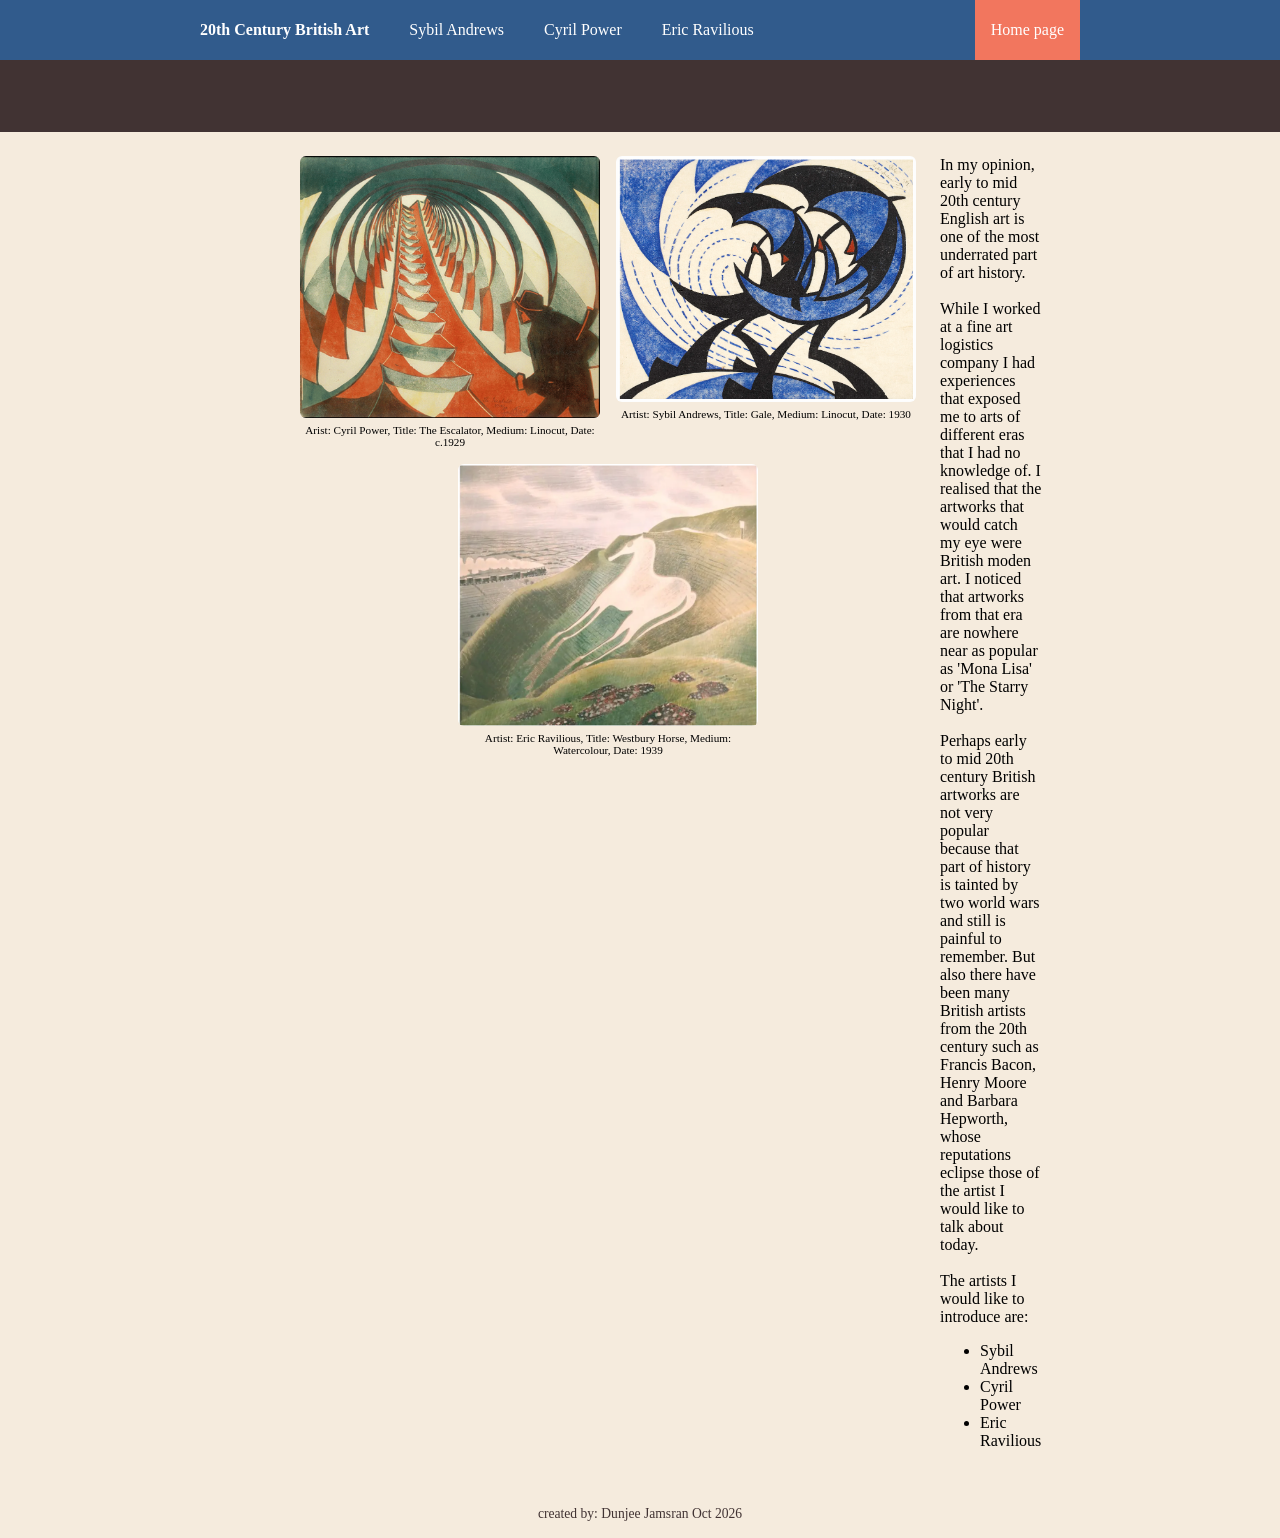
<file: index.html>
<!DOCTYPE html>
<html>
  <head>
    <meta charset="UTF-8">
    <meta name="viewport" content="width=device-width, initial-scale=1">
    <title>British Artists</title>
    <link rel="icon" type="image/x-icon" href="images/favicon.ico">
    <link rel="stylesheet" href="style.css">
  </head>
  <body>
    <header class="site-header">
      <h1>20th Century British Art</h1>
      <nav>
        <a href="SybilAndrews/bioSybilAndrews.html" class="nav-btn">Sybil Andrews</a>
        <a href="CyrilPower/bioCyrilPower.html" class="nav-btn">Cyril Power</a>
        <a href="EricRavilious/bioEricRavilious.html" class="nav-btn">Eric Ravilious</a>
        <a href="index.html" class="nav-btn index">Home page</a>
      </nav>
    </header>
    <div class="artist-links" aria-hidden="true"></div>
    <main class="container">
      <section class="intro">
        <div class="photos">
          <figure>
            <img src="images/escalator.png" alt="the escalator by Cyril Power" width="300px" height="262px">
            <figcaption>Arist: Cyril Power, Title: The Escalator, Medium: Linocut, Date: c.1929 </figcaption>
          </figure>
          <figure>
            <img src="images/gale.png" alt="gale by Sybil Andrews" width="300px" height="246px">
            <figcaption>Artist: Sybil Andrews, Title: Gale, Medium: Linocut, Date: 1930</figcaption>
          </figure>
          <figure>
            <img src="images/westburyhorse.png" alt="westbury horse by Eric Ravilious, watercolour" width="300px" height="262px">
            <figcaption>Artist: Eric Ravilious, Title: Westbury Horse, Medium: Watercolour, Date: 1939</figcaption> 
          </figure>
        </div>
        <div class="text">
          <p>In my opinion, early to mid 20th century English art is one of the most underrated part of art history. 
            <br><br>While I worked at a fine art logistics company I had experiences 
            that exposed me to arts of different eras that I had no knowledge of. I realised that the artworks that would catch my eye were British moden art. 
            I noticed that artworks from that era are nowhere near as popular as 'Mona Lisa' or 'The Starry Night'.<br><br>
            Perhaps early to mid 20th century British artworks are not very popular because that part of history 
            is tainted by two world wars and still is painful to remember. 
            But also there have been many British artists from the 20th century such as Francis Bacon, Henry Moore and Barbara Hepworth, whose reputations eclipse those 
            of the artist I would like to talk about today.<br><br>
            The artists I would like to introduce are:</p>
          <ul>
            <li>Sybil Andrews</li>
            <li>Cyril Power</li>
            <li>Eric Ravilious</li>
          </ul>
        </div>
      </section>
    </main>
    <footer class="site-footer">
      <p>created by: Dunjee Jamsran Oct 2026</p> 
    </footer>
  </body>
</html>
</file>
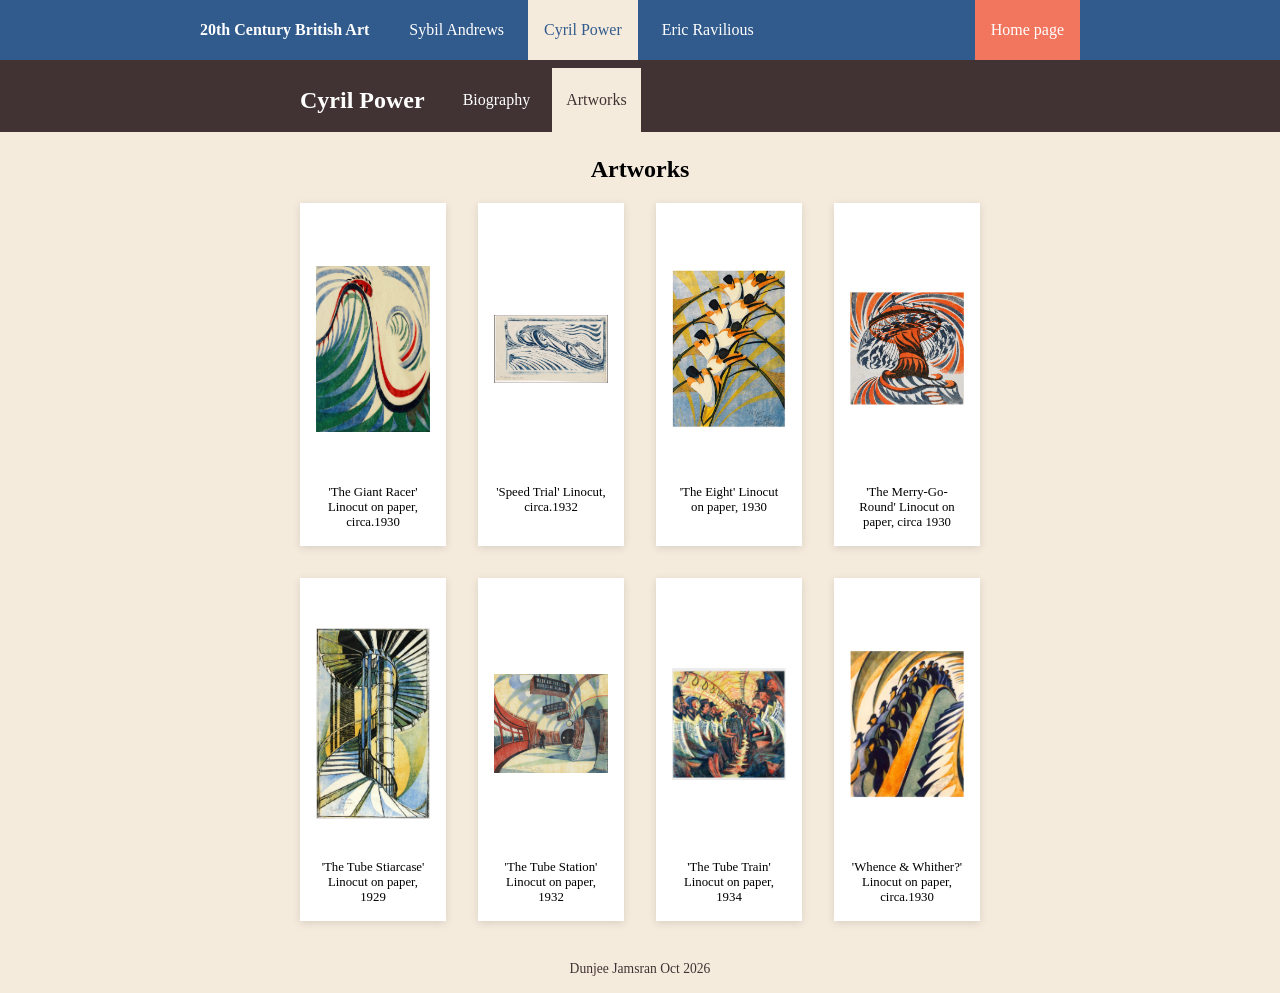
<file: CyrilPower/artworksCyrilPower.html>
<!DOCTYPE html>
<html>
<head>
  <meta charset="UTF-8">
  <meta name="viewport" content="width=device-width, initial-scale=1">
  <title>Cyril Power – Artworks</title>
  <link rel="icon" type="image/x-icon" href="../images/favicon.ico">
  <link rel="stylesheet" href="../style.css">
</head>
  <body>
    <header class="site-header">
      <h1>20th Century British Art</h1>
      <nav>
        <a href="../SybilAndrews/bioSybilAndrews.html" class="nav-btn">Sybil Andrews</a>
        <a href="../CyrilPower/bioCyrilPower.html" class="nav-btn active" aria-current="page">Cyril Power</a>
        <a href="../EricRavilious/bioEricRavilious.html" class="nav-btn">Eric Ravilious</a>
        <a href="../index.html" class="nav-btn index">Home page</a>
      </nav>
    </header>
    <section class="artist-links">
      <h1>Cyril Power</h1>
      <nav>
        <a href="bioCyrilPower.html" class="secondary-btn">Biography</a>
        <a href="artworksCyrilPower.html" class="secondary-btn active" aria-current="page">Artworks</a>
      </nav>
    </section>

  <main class="container">
    <h2 class="page-heading">Artworks</h2>

    <div class="gallery">
      <figure>
        <img src="artworkImages/theGiantRacer.jpg" width="530" height="768" alt="The Giant Racer, linocut by Cyril Power">
        <figcaption>'The Giant Racer' Linocut on paper, circa.1930</figcaption>
      </figure>
      <figure>
        <img src="artworkImages/speedTrial.png" width="464" height="277" alt="Speed Trial, linocut by Cyril Power">
        <figcaption>'Speed Trial' Linocut, circa.1932</figcaption>
      </figure>
      <figure>
        <img src="artworkImages/theEight.png" width="498" height="652" alt="The Eight, linocut by Cyril Power">
        <figcaption>'The Eight' Linocut on paper, 1930</figcaption>
      </figure>
      <figure>
        <img src="artworkImages/theMerry-Go-Round.png" width="412" height="412" alt="The Merry-Go-Round, linocut by Cyril Power">
        <figcaption>'The Merry-Go-Round' Linocut on paper, circa 1930</figcaption>
      </figure>
      <figure>
        <img src="artworkImages/theTubeStaircase.png" width="600" height="1013" alt="The Tube Staircase, linocut by Cyril Power">
        <figcaption>'The Tube Stiarcase' Linocut on paper, 1929</figcaption>
      </figure>
      <figure>
        <img src="artworkImages/theTubeStation.jpg" width="761" height="660" alt="The Tube Station, linocut by Cyril Power">
        <figcaption>'The Tube Station' Linocut on paper, 1932</figcaption>
      </figure>
      <figure>
        <img src="artworkImages/theTubeTrain.png" width="600" height="575" alt="The Tube Train, linocut by Cyril Power">
        <figcaption>'The Tube Train' Linocut on paper, 1934</figcaption>
      </figure>
      <figure>
        <img src="artworkImages/whenceAndWhither.png" width="520" height="672" alt="Whence and Whither?, linocut by Cyril Power">
        <figcaption>'Whence & Whither?' Linocut on paper, circa.1930</figcaption>
      </figure>
    </div>
  </main>

  <footer class="site-footer">
    <p>Dunjee Jamsran Oct 2026</p>
  </footer>
</body>
</html>
</file>
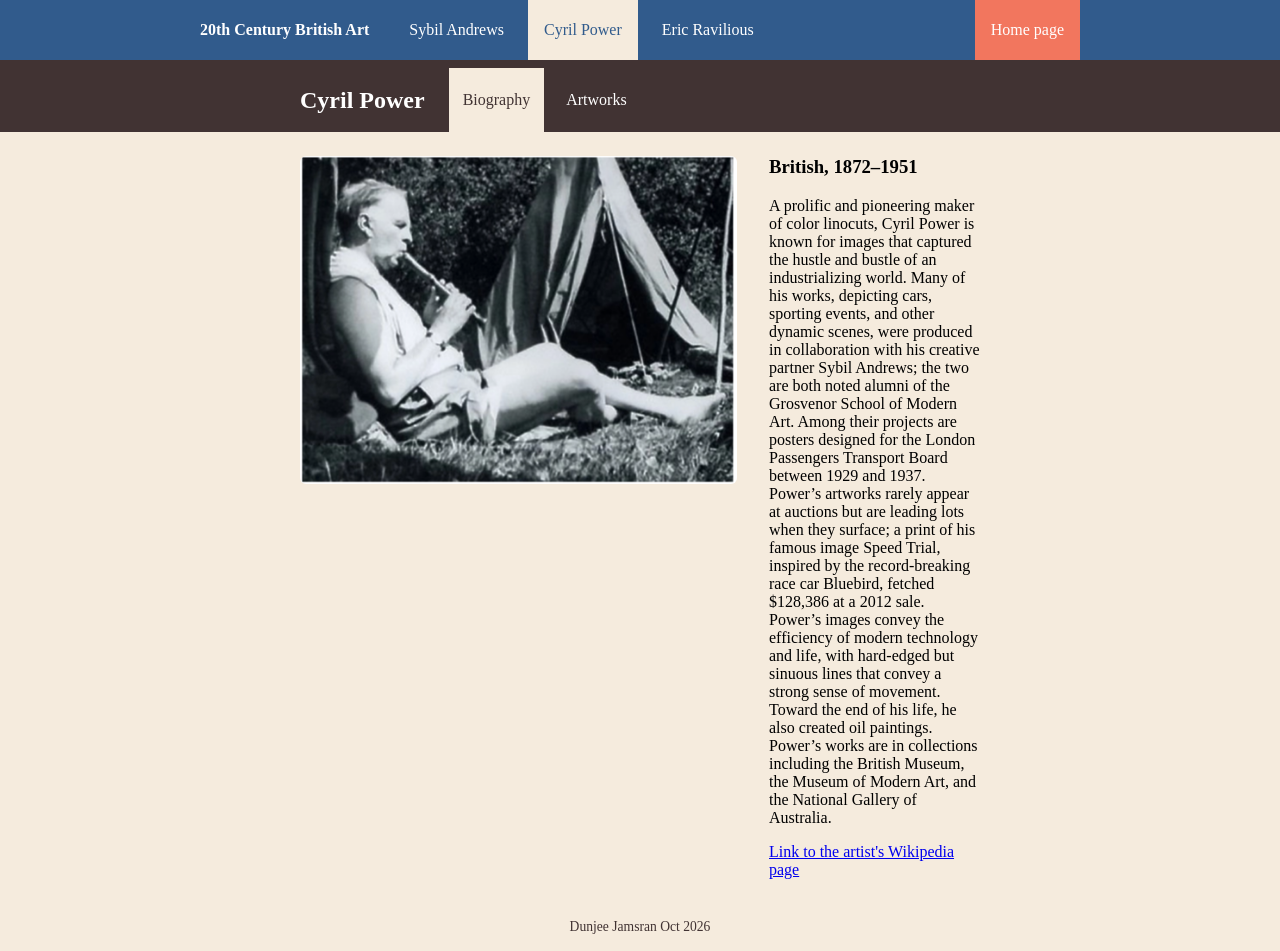
<file: CyrilPower/bioCyrilPower.html>
<!DOCTYPE html>
<html>
  <head>
    <meta charset="UTF-8">
    <meta name="viewport" content="width=device-width, initial-scale=1">
    <title>Cyril Power - Bio</title>
    <link rel="icon" type="image/x-icon" href="../images/favicon.ico">
    <link rel="stylesheet" href="../style.css">
  </head>
  <body>
    <header class="site-header">
        <h1>20th Century British Art</h1>
        <nav>
          <a href="../SybilAndrews/bioSybilAndrews.html" class="nav-btn">Sybil Andrews</a>
          <a href="bioCyrilPower.html" class="nav-btn active" aria-current="page">Cyril Power</a>
          <a href="../EricRavilious/bioEricRavilious.html" class="nav-btn">Eric Ravilious</a>
          <a href="../index.html" class="nav-btn index">Home page</a>
        </nav>
    </header>
    <section class="artist-links">
        <h1>Cyril Power</h1>
        <nav>
          <a href="bioCyrilPower.html" class="secondary-btn active" aria-current="page">Biography</a>
          <a href="artworksCyrilPower.html" class="secondary-btn">Artworks</a>
        </nav>
    </section>
    <main class="container artist-main">
      <figure class="artist-portrait">
        <img src="../images/cyrilPower.png" width="437" height="328" alt="photograph of Cyril Power">
      </figure>
      <article class="artist-bio">
        <h3>British, 1872–1951</h3>
        <p>
          A prolific and pioneering maker of color linocuts, Cyril Power is known for images that captured the hustle and bustle
          of an industrializing world. Many of his works, depicting cars, sporting events, and other dynamic scenes, 
          were produced in collaboration with his creative partner Sybil Andrews; the two are both noted alumni of the Grosvenor School of Modern Art. 
          Among their projects are posters designed for the London Passengers Transport Board between 1929 and 1937. 
          Power’s artworks rarely appear at auctions but are leading lots when they surface; a print of his famous image Speed Trial, 
          inspired by the record-breaking race car Bluebird, fetched $128,386 at a 2012 sale. Power’s images convey the efficiency of modern technology and life, 
          with hard-edged but sinuous lines that convey a strong sense of movement. Toward the end of his life, he also created oil paintings. 
          Power’s works are in collections including the British Museum, the Museum of Modern Art, and the National Gallery of Australia.
        </p>
        <a href="https://en.wikipedia.org/wiki/Cyril_Power" target="_blank">Link to the artist's Wikipedia page</a>
      </article>
    </main>
    <footer class="site-footer">
      <p>Dunjee Jamsran Oct 2026</p>
    </footer>
  </body>
  
</html>
</file>
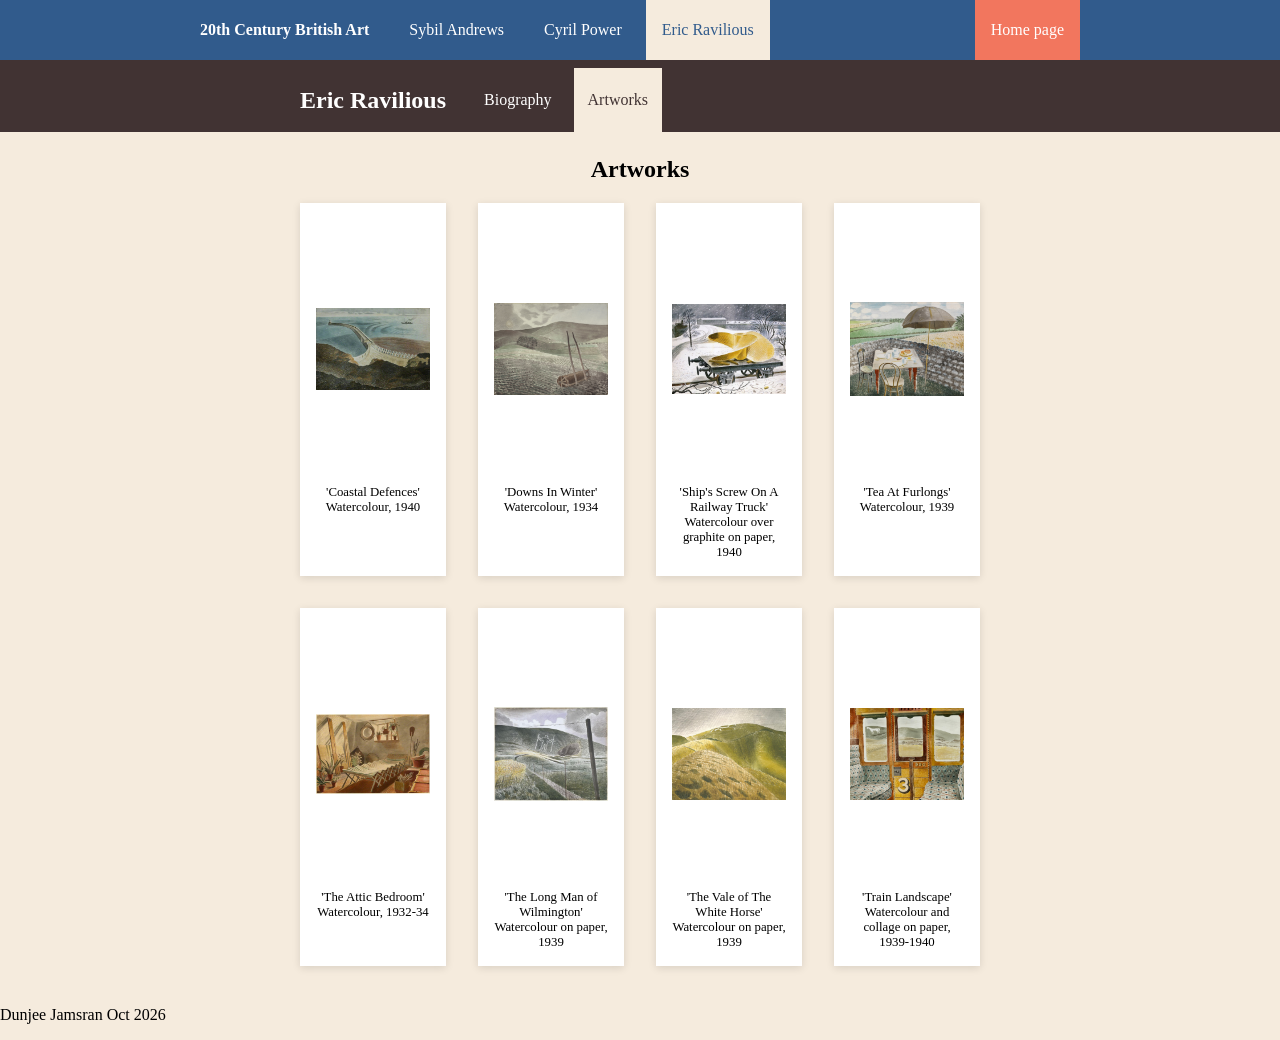
<file: EricRavilious/artworksEricRavilious.html>
<!DOCTYPE html>
<html>
  <head>
    <meta charset="UTF-8">
    <meta name="viewport" content="width=device-width, initial-scale=1">
    <title>Eric Ravilious</title>
    <link rel="icon" type="image/x-icon" href="../images/favicon.ico">
    <link rel="stylesheet" href="../style.css">
  </head>
  <body>
    <header class="site-header">
        <h1>20th Century British Art</h1>
        <nav>
          <a href="../SybilAndrews/bioSybilAndrews.html" class="nav-btn">Sybil Andrews</a>
          <a href="../CyrilPower/bioCyrilPower.html" class="nav-btn">Cyril Power</a>
          <a href="bioEricRavilious.html" class="nav-btn active" aria-current="page">Eric Ravilious</a>
          <a href="../index.html" class="nav-btn index">Home page</a>
        </nav>
    </header>
    
    <section class="artist-links">
      <h1>Eric Ravilious</h1>
      <nav>
        <a href="bioEricRavilious.html" class="secondary-btn">Biography</a>
        <a href="artworksEricRavilious.html" class="secondary-btn active" aria-current="page">Artworks</a>
      </nav>
    </section>

    <main class="container">
      <h2 class="page-heading">Artworks</h2 >
      <div class="gallery">
        <figure>
          <img src="artworkImages/coastalDefences.jpg" width="800" height="577" alt="Coastal Defences by Eric Ravilious, watercolour">
          <figcaption>'Coastal Defences' Watercolour, 1940</figcaption>
        </figure>
        <figure>
          <img src="artworkImages/downsInWinter.jpg" width="800" height="747" alt="Downs In Winter by Eric Ravilious, watercolour">
          <figcaption>'Downs In Winter' Watercolour, 1934</figcaption>
        </figure>
        <figure>
          <img src="artworkImages/shipsScrewOnARailwayTruck.jpg" width="700" height="556" alt="Ship's Screw on a Railway Truck by Eric Railious, watercolour">
          <figcaption>'Ship's Screw On A Railway Truck' Watercolour over graphite on paper, 1940</figcaption>
        </figure>
        <figure>
          <img src="artworkImages/teaAtFurlongs.jpg" width="800" height="655" alt="Tea At Furlongs by Eric Ravilious, watercolour">
          <figcaption>'Tea At Furlongs' Watercolour, 1939</figcaption>
        </figure>
        <figure>
          <img src="artworkImages/theAtticBedroom.jpg" width="800" height="566" alt="The Attic Bedroom by Eric Ravilious, watercolour">
          <figcaption>'The Attic Bedroom' Watercolour, 1932-34</figcaption>
        </figure>
        <figure>
          <img src="artworkImages/theLongManOfWilmington.jpg" width="725" height="602" alt="The Long Man of Wilmington by Eric Ravilious, watercolour">
          <figcaption>'The Long Man of Wilmington' Watercolour on paper, 1939</figcaption>
        </figure>
        <figure>
          <img src="artworkImages/theValeOfTheWhiteHorse.jpg" width="725" height="586" alt="The Vale of The White Horse by Eric Ravilious, watercolour">
          <figcaption>'The Vale of The White Horse' Watercolour on paper, 1939</figcaption>
        </figure>
        <figure>
          <img src="artworkImages/trainLandscape.jpg" width="800" height="644" alt="Train Landscape by Eric Ravilious, watercolour">
          <figcaption>'Train Landscape' Watercolour and collage on paper, 1939-1940</figcaption>
        </figure>
      </div>
    </main>
    <footer>
      <p>Dunjee Jamsran Oct 2026</p>
    </footer>
  </body>
</html>
</file>
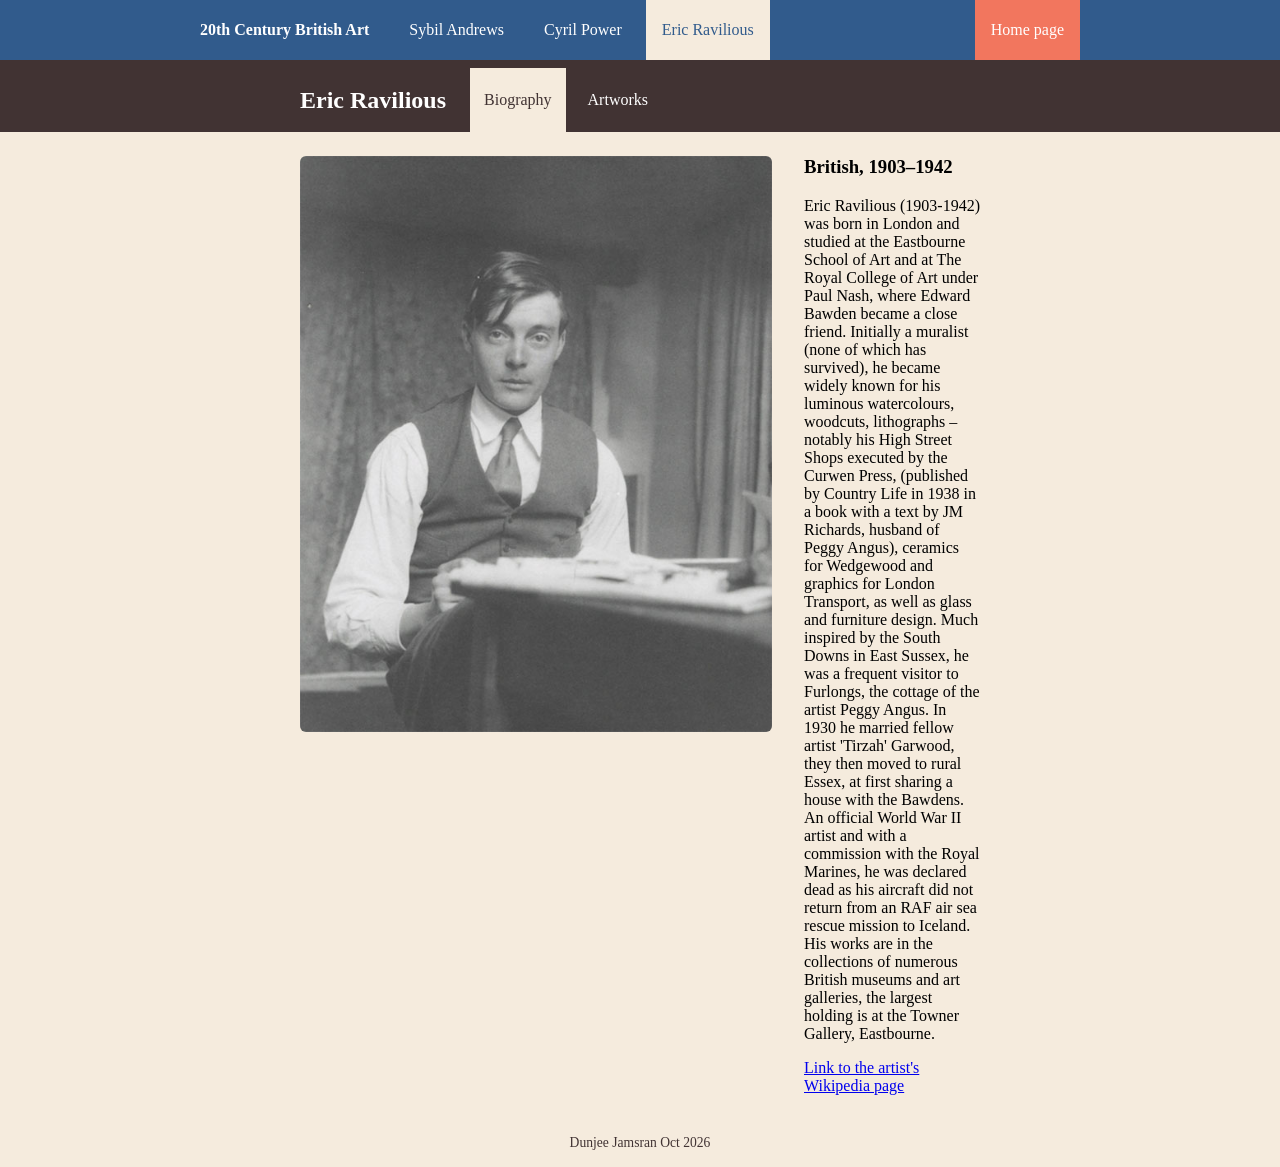
<file: EricRavilious/bioEricRavilious.html>
<!DOCTYPE html>
<html>
  <head>
    <meta charset="UTF-8">
    <meta name="viewport" content="width=device-width, initial-scale=1">
    <title>Eric Ravilious - Bio</title>
    <link rel="icon" type="image/x-icon" href="../images/favicon.ico">
    <link rel="stylesheet" href="../style.css">
  </head>
  <body>
    <header class="site-header">
      <h1>20th Century British Art</h1>
      <nav>
        <a href="../SybilAndrews/bioSybilAndrews.html" class="nav-btn">Sybil Andrews</a>
        <a href="../CyrilPower/bioCyrilPower.html" class="nav-btn">Cyril Power</a>
        <a href="bioEricRavilious.html" class="nav-btn active" aria-current="page">Eric Ravilious</a>
        <a href="../index.html" class="nav-btn index">Home page</a>
      </nav>
    </header>

    <section class="artist-links">
      <h1>Eric Ravilious</h1>
      <nav>
        <a href="bioEricRavilious.html" class="secondary-btn active" aria-current="page">Biography</a>
        <a href="artworksEricRavilious.html" class="secondary-btn">Artworks</a>
      </nav>
    </section>
    <main class="container artist-main">
      <figure class="artist-portrait">
        <img src="../images/ericRavilious.jpg" width="472" height="576" alt="portrait photograph of Eric Ravilious">
      </figure>
      <article class="artist-bio">
        <h3>British, 1903–1942</h3>
        <p>
          Eric Ravilious (1903-1942) was born in London and studied at the Eastbourne School of Art and at The Royal College of Art under Paul Nash, 
          where Edward Bawden became a close friend. Initially a muralist (none of which has survived), he became widely known for his luminous watercolours, 
          woodcuts, lithographs – notably his High Street Shops executed by the Curwen Press, (published by Country Life in 1938 in a book with a text by 
          JM Richards, husband of Peggy Angus), ceramics for Wedgewood and graphics for London Transport, as well as glass and furniture design. 
          Much inspired by the South Downs in East Sussex, he was a frequent visitor to Furlongs, the cottage of the artist Peggy Angus. 
          In 1930 he married fellow artist 'Tirzah' Garwood, they then moved to rural Essex, at first sharing a house with the Bawdens. 
          An official World War II artist and with a commission with the Royal Marines, he was declared dead as his aircraft did not return
          from an RAF air sea rescue mission to Iceland. 
          His works are in the collections of numerous British museums and art galleries, the largest holding is at the Towner Gallery, Eastbourne.
        </p>
        <a href="https://en.wikipedia.org/wiki/Eric_Ravilious" target="_blank">Link to the artist's Wikipedia page</a>
      </article>
    </main>
    <footer class="site-footer">
      <p>Dunjee Jamsran Oct 2026</p>
    </footer>
  </body>
</html>
</file>
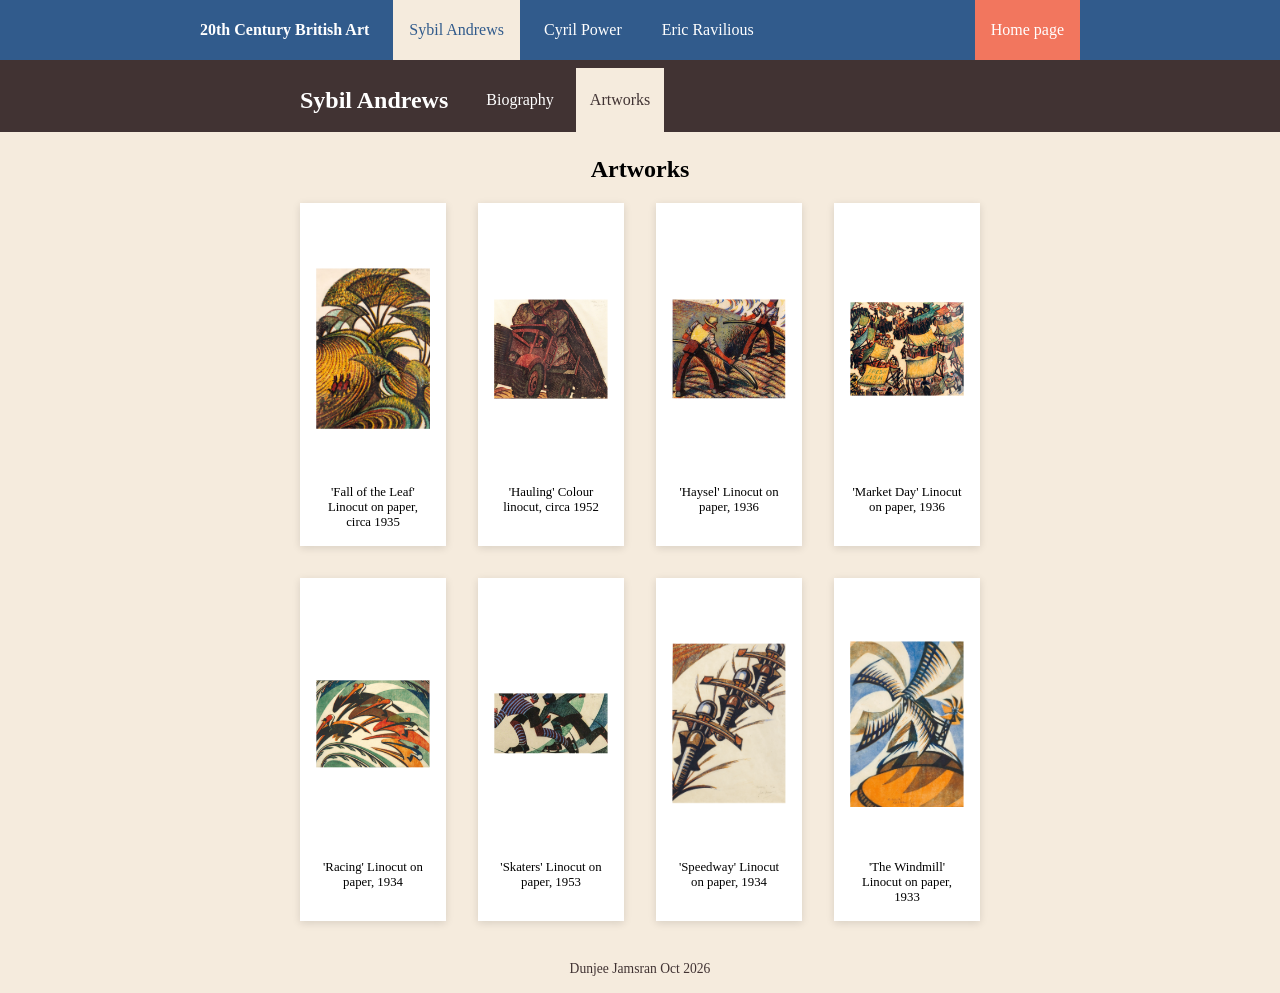
<file: SybilAndrews/artworksSybilAndrews.html>
<!DOCTYPE html>
<html lang="en">
  <head>
    <meta charset="UTF-8">
    <meta name="viewport" content="width=device-width, initial-scale=1">
    <title>Sybil Andrews – Artworks</title>
    <link rel="icon" type="image/x-icon" href="../images/favicon.ico">
    <link rel="stylesheet" href="../style.css">
  </head>
  <body>
    <header class="site-header">
      <h1>20th Century British Art</h1>
      <nav>
        <a href="bioSybilAndrews.html" class="nav-btn active" aria-current="page">Sybil Andrews</a>
        <a href="../CyrilPower/bioCyrilPower.html" class="nav-btn">Cyril Power</a>
        <a href="../EricRavilious/bioEricRavilious.html" class="nav-btn">Eric Ravilious</a>
        <a href="../index.html" class="nav-btn index">Home page</a>
      </nav>
    </header>

    <section class="artist-links">
      <h1>Sybil Andrews</h1>
      <nav>
        <a href="bioSybilAndrews.html" class="secondary-btn">Biography</a>
        <a href="artworksSybilAndrews.html" class="secondary-btn active" aria-current="page">Artworks</a>
      </nav>
    </section>

    <main class="container">
      <h2 class="page-heading">Artworks</h2>
      <div class="gallery">
        <figure>
          <img src="artworkImages/fallOfTheLeaf.png" width="267" height="368" alt="Fall of the Leaf, linocut by Sybil Andrews">
          <figcaption>'Fall of the Leaf' Linocut on paper, circa 1935</figcaption>
        </figure>
        <figure>
          <img src="artworkImages/hauling.png" width="356" height="305" alt="Hauling, colour linocut by Sybil Andrews">
          <figcaption>'Hauling' Colour linocut, circa 1952</figcaption>
        </figure>
        <figure>
          <img src="artworkImages/haysel.png" width="250" height="280" alt="Haysel, linocut by Sybil Andrews">
          <figcaption>'Haysel' Linocut on paper, 1936</figcaption>
        </figure>
        <figure>
          <img src="artworkImages/marketDay.png" width="552" height="495" alt="Market Day, linocut by Sybil Andrews">
          <figcaption>'Market Day' Linocut on paper, 1936</figcaption>
        </figure>
        <figure>
          <img src="artworkImages/racing.png" width="343" height="260" alt="Racing, linocut by Sybil Andrews">
          <figcaption>'Racing' Linocut on paper, 1934</figcaption>
        </figure>
        <figure>
          <img src="artworkImages/skaters.png" width="380" height="204" alt="Skaters, linocut by Sybil Andrews">
          <figcaption>'Skaters' Linocut on paper, 1953</figcaption>
        </figure>
        <figure>
          <img src="artworkImages/speedway.png" width="270" height="358" alt="Speedway, linocut by Sybil Andrews">
          <figcaption>'Speedway' Linocut on paper, 1934</figcaption>
        </figure>
        <figure>
          <img src="artworkImages/theWindmill.png" width="220" height="320" alt="The Windmill, linocut by Sybil Andrews">
          <figcaption>'The Windmill' Linocut on paper, 1933</figcaption>
        </figure>
      </div>
    </main>

    <footer class="site-footer">
      <p>Dunjee Jamsran Oct 2026</p>
    </footer>
  </body>
</html>
</file>
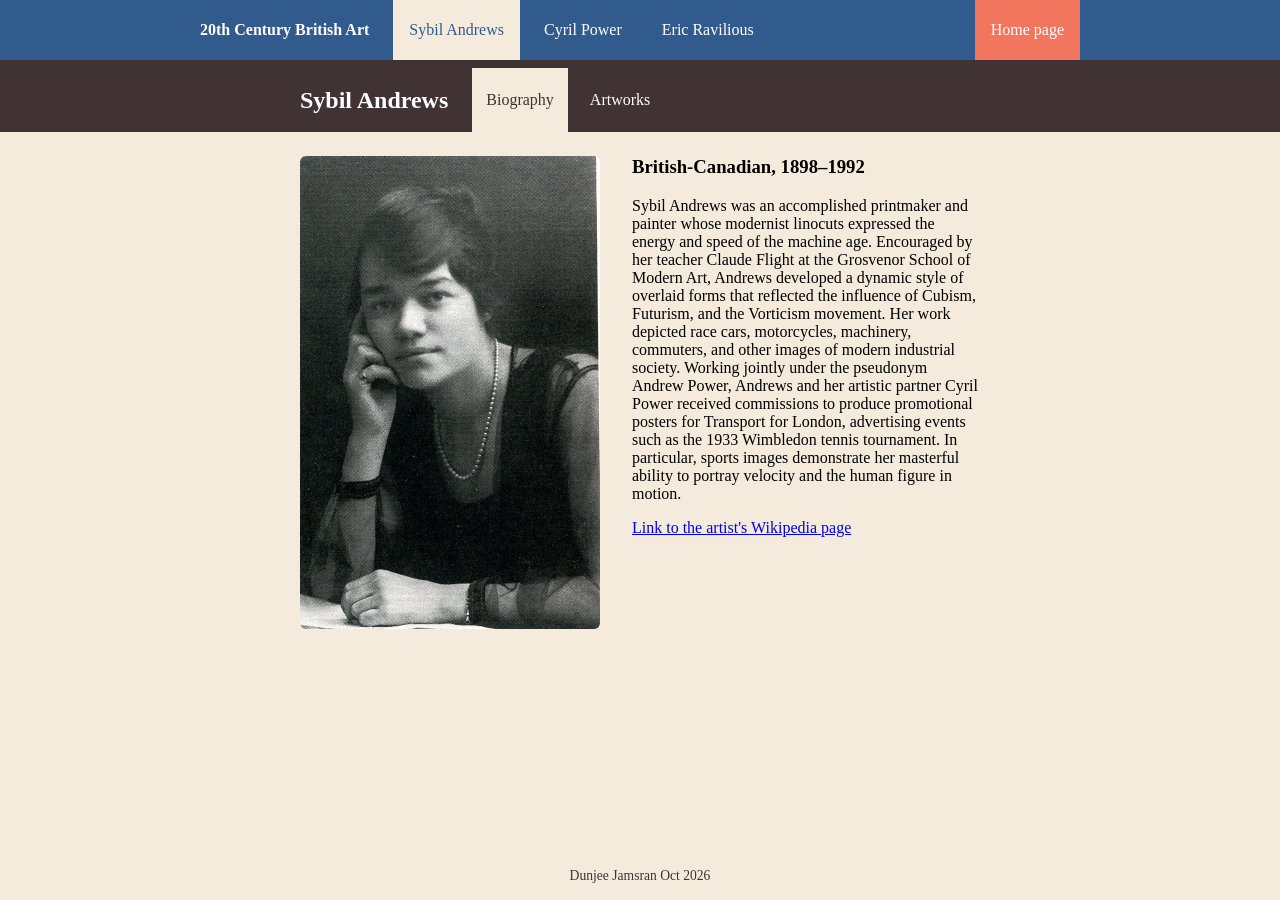
<file: SybilAndrews/bioSybilAndrews.html>
<!DOCTYPE html>
<html>
  <head>
    <meta charset="UTF-8">
    <meta name="viewport" content="width=device-width, initial-scale=1">
    <title>Sybil Andrews - Bio</title>
    <link rel="icon" type="image/x-icon" href="../images/favicon.ico">
    <link rel="stylesheet" href="../style.css">
  </head>
  <body>
    <header class="site-header">
      <h1>20th Century British Art</h1>
      <nav>
        <a href="bioSybilAndrews.html" class="nav-btn active" aria-current="page">Sybil Andrews</a>
        <a href="../CyrilPower/bioCyrilPower.html" class="nav-btn">Cyril Power</a>
        <a href="../EricRavilious/bioEricRavilious.html" class="nav-btn">Eric Ravilious</a>
        <a href="../index.html" class="nav-btn index">Home page</a>
      </nav>
    </header>
    <section class="artist-links">
      <h1>Sybil Andrews</h1>
      <nav>
        <a href="bioSybilAndrews.html" class="secondary-btn active" aria-current="page">Biography</a>
        <a href="artworksSybilAndrews.html" class="secondary-btn">Artworks</a>
      </nav>
    </section>
    <main class="container artist-main">
      <figure class="artist-portrait">
        <img src="../images/sybil1918.jpg" width="300" height="473" alt="portrait photograph of Sybil Andrews">
      </figure>
      <article class="artist-bio">
        <h3>British-Canadian, 1898–1992</h3>
        <p>
          Sybil Andrews was an accomplished printmaker and painter whose modernist linocuts expressed the energy and speed of the machine age. 
          Encouraged by her teacher Claude Flight at the Grosvenor School of Modern Art, Andrews developed a dynamic style of overlaid forms 
          that reflected the influence of Cubism, Futurism, and the Vorticism movement. Her work depicted race cars, motorcycles, machinery, commuters, 
          and other images of modern industrial society. Working jointly under the pseudonym Andrew Power, Andrews and her artistic partner Cyril Power received 
          commissions to produce promotional posters for Transport for London, advertising events such as the 1933 Wimbledon tennis tournament. 
          In particular, sports images demonstrate her masterful ability to portray velocity and the human figure in motion.
        </p>
        <a href="https://en.wikipedia.org/wiki/Sybil_Andrews" target="_blank">Link to the artist's Wikipedia page</a>
      </article>
    
    </main>
    <footer class="site-footer">
      <p>Dunjee Jamsran Oct 2026</p> 
    </footer>
  </body>
</html>
</file>
<file: style.css>
body {
  background: #F5EBDD;
  font-family: Georgia, serif;
  margin: 0;
  min-height: 100vh;
  display: flex;
  flex-direction: column;
}

main {
  flex: 1;                 /* pushes the footer to the bottom */
  width: 100%;
  box-sizing: border-box;
}

.container {
  padding: 24px 300px;
}

.site-header {
  display: flex;
  align-items: stretch;    /* buttons fill the full height of the bar */
  flex-wrap: wrap;         /* lets nav drop below on small screens */
  gap: 24px;
  min-height: 60px;        /* height of the blue bar */
  padding: 0 200px;        /* no top/bottom padding, so buttons reach the edges */
  background: #315B8C;
  color: white;
  border-bottom: 8px solid #413333;   /* brown strip under the blue */
}

.site-header h1 {
  margin: 0;
  font-size: 1rem;
  align-self: center;      /* keeps the title vertically centred */
}

nav {
  display: flex;
  gap: 8px;
  flex: 1;
}

.nav-btn {
  display: flex;
  align-items: center;     /* centres the text inside the full-height button */
  padding: 0 16px;
  background: #315B8C;
  color: white;
  text-decoration: none;   /* removes the underline */
}

.nav-btn.index {
  margin-left: auto;
  background: #F2765E;       /* pushes Home page to the right */
}

.nav-btn:hover {
  background: #F2765E;
}

/* =========================================
  Artist bar (name + Biography / Artworks)
   ========================================= */
.artist-links {
  display: flex;
  align-items: stretch;    /* buttons fill the full height of the bar */
  flex-wrap: wrap;
  gap: 24px;
  min-height: 64px;        /* fixed band height, the same on every page */
  box-sizing: border-box;
  padding: 0 300px;        /* same sides as .container so the name lines up */
  background: #413333;
  color: white;
}

.artist-links h1 {
  margin: 0;
  align-self: center;      /* keeps the artist name vertically centred */
}

.secondary-btn {
  display: flex;
  align-items: center;     /* centres the text inside the full-height button */
  padding: 0 14px;
  color: white;
  text-decoration: none;
}

.secondary-btn:hover {
  background: #F2765E;
}

/* =========================================
  Active button (current page)
  Kept after the :hover rules so it stays
  this colour when hovered.
   ========================================= */
.nav-btn.active,
.secondary-btn.active {
  background: #F5EBDD;
}

.nav-btn.active {
  color: #315B8C;          /* matches the header so it's readable */
}

.secondary-btn.active {
  color: #413333;          /* matches the artist bar */
}

/* =========================================
  Artist page: portrait left, biography right
   ========================================= */
.artist-main {
  display: flex;
  gap: 32px;
  align-items: flex-start;
}

.artist-portrait {
  margin: 0;
  flex: 0 0 auto;          /* keeps the image at its HTML size */
}

.artist-portrait img {
  display: block;
  border-radius: 6px;
}

.artist-bio {
  flex: 1;
}

.artist-bio h3 {
  margin-top: 0;           /* lines the heading up with the top of the photo */
}

/* =========================================
  Home page: photo pyramid left, text right
   ========================================= */
.intro {
  display: flex;
  gap: 24px;
  align-items: flex-start;
}

.photos {
  flex: 0 0 auto;
  display: grid;
  grid-template-columns: auto auto;
  gap: 16px;
}

.photos figure {
  margin: 0;
  width: min-content;      /* caption wraps to the image width */
}

.photos figure:nth-child(3) {
  grid-column: 1 / -1;
  justify-self: center;
}

.photos img {
  display: block;
  border-radius: 6px;
}

.photos figcaption {
  padding-top: 6px;
  text-align: center;
  /* font-style: italic; */
  font-size: 0.7rem;
}

.text {
  flex: 1;
}

.text p {
  margin-top: 0;
}

/* =========================================
  Artworks page: framed prints, four per row
   ========================================= */
.page-heading {
  margin-top: 0;
  text-align: center
}

.gallery {
  display: grid;
  grid-template-columns: repeat(4, 1fr);   /* 4 equal frames per row */
  gap: 32px;
}

.gallery figure {
  margin: 0;
  padding: 16px;                             /* white mount around the artwork */
  background: white;
  box-shadow: 0 2px 8px rgba(0, 0, 0, 0.12); /* soft shadow, like a hung print */
}

.gallery img {
  display: block;
  width: 100%;
  height: 260px;           /* every frame the same height */
  object-fit: contain;     /* fits the whole artwork in the frame, no cropping */
}

.gallery figcaption {
  contain: inline-size;    /* caption wraps to the photo's width instead of widening it */
  padding-top: 6px;
  text-align: center;
  font-size: 0.8rem;
}

/* =========================================
  Footer
   ========================================= */
.site-footer {
  text-align: center;
  padding: 16px;
}

.site-footer p {
  margin: 0;
  color: #413333;
  font-size: 0.85rem;
}
</file>
